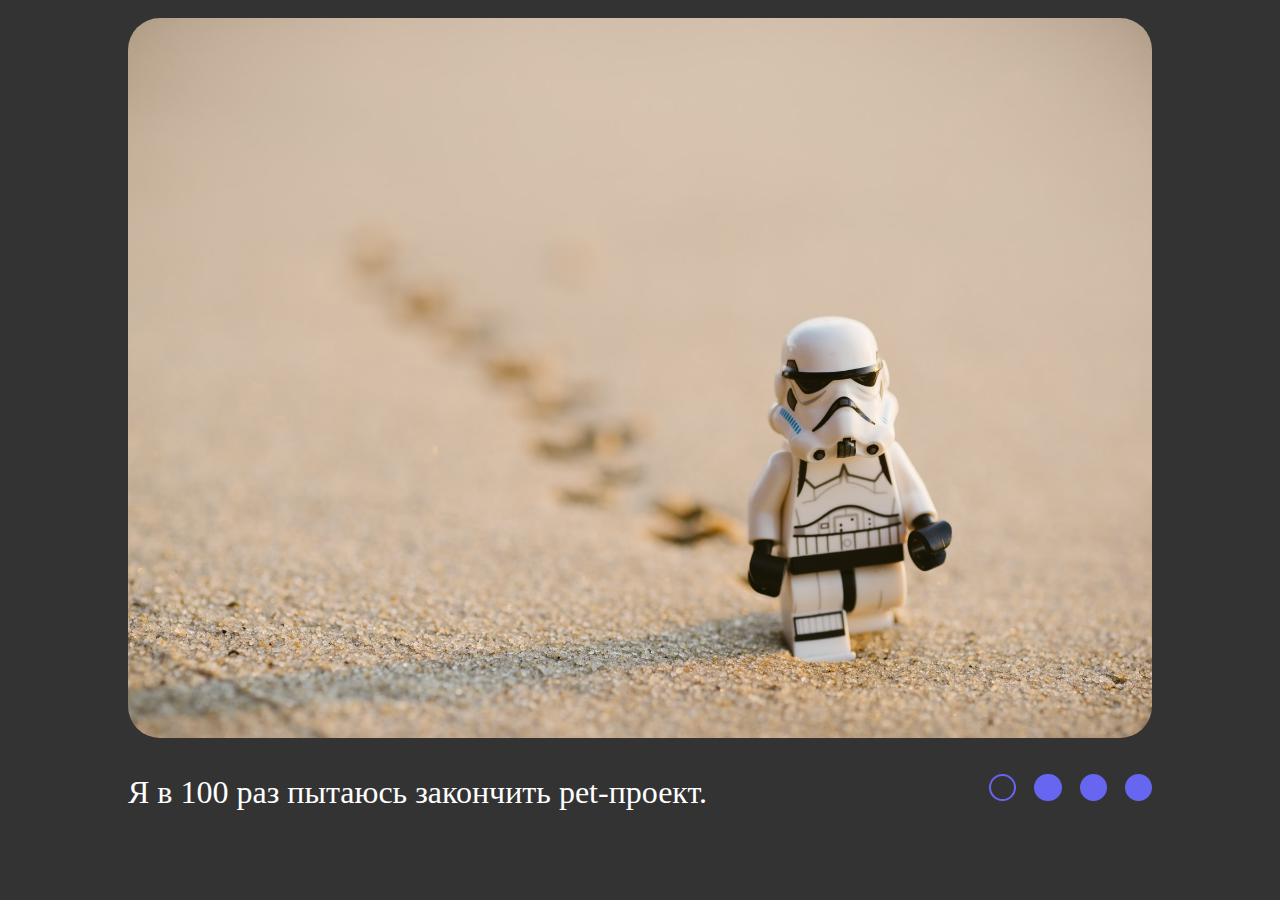
<file: index.html>
<!DOCTYPE html>
<html lang="en">
  <head>
    <meta charset="UTF-8" />
    <meta http-equiv="X-UA-Compatible" content="IE=edge" />
    <meta name="viewport" content="width=device-width, initial-scale=1.0" />
    <title>cssMemSlider</title>
    <link rel="stylesheet" href="style.css" />
  </head>
  <body>
    <main class="slider">
      <input type="radio" name="slider" id="slide1" checked />
      <input type="radio" name="slider" id="slide2" />
      <input type="radio" name="slider" id="slide3" />
      <input type="radio" name="slider" id="slide4" />
      <div class="slides">
        <div class="slides__item slide1"></div>
        <div class="slides__item slide2"></div>
        <div class="slides__item slide3"></div>
        <div class="slides__item slide4"></div>
      </div>
      <div class="phrases">
        <div class="phrases__item phrase1">Я в 100 раз пытаюсь закончить pet-проект.</div>
        <div class="phrases__item phrase2">
          Думаю о том, как стать программистом за одну ночь.
        </div>
        <div class="phrases__item phrase3">
          Узбагойся. Ненайденный баг ещё не баг.
        </div>
        <div class="phrases__item phrase4">
          Все стадии работы над проектом.
        </div>
      </div>
      <div class="controls">
        <label for="slide1"></label>
        <label for="slide2"></label>
        <label for="slide3"></label>
        <label for="slide4"></label>
      </div>
    </main>
  </body>
</html>
</file>
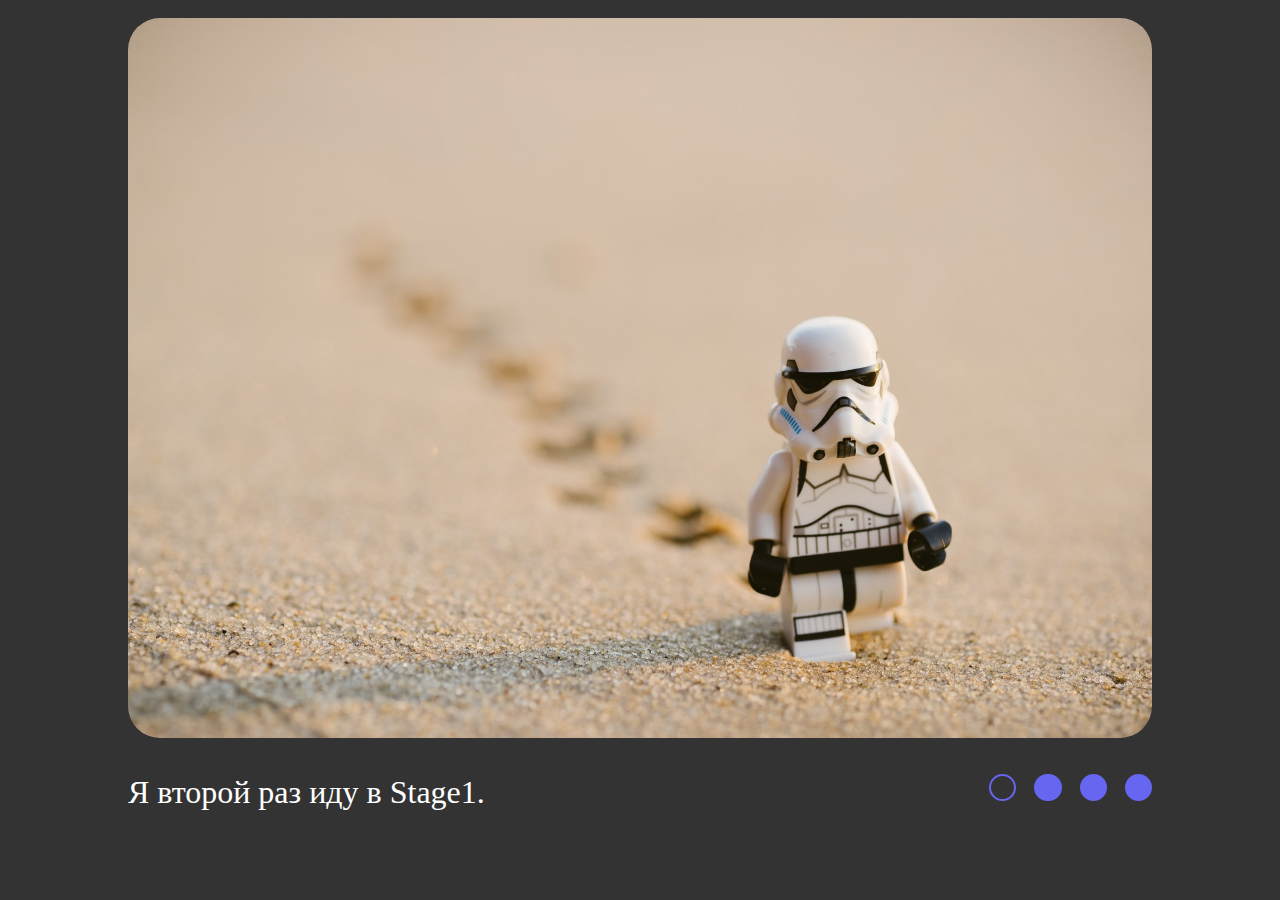
<file: cssMemSlider/index.html>
<!DOCTYPE html>
<html lang="en">
  <head>
    <meta charset="UTF-8" />
    <meta http-equiv="X-UA-Compatible" content="IE=edge" />
    <meta name="viewport" content="width=device-width, initial-scale=1.0" />
    <title>cssMemSlider</title>
    <link rel="stylesheet" href="style.css" />
  </head>
  <body>
    <main class="slider">
      <input type="radio" name="slider" id="slide1" checked />
      <input type="radio" name="slider" id="slide2" />
      <input type="radio" name="slider" id="slide3" />
      <input type="radio" name="slider" id="slide4" />
      <div class="slides">
        <div class="slides__item slide1"></div>
        <div class="slides__item slide2"></div>
        <div class="slides__item slide3"></div>
        <div class="slides__item slide4"></div>
      </div>
      <div class="phrases">
        <div class="phrases__item phrase1">Я второй раз иду в Stage1.</div>
        <div class="phrases__item phrase2">
          Думаю о том, как стать программистом за одну ночь.
        </div>
        <div class="phrases__item phrase3">
          Узбагойся. Сначала 4-ый проверяющий - потом паника.
        </div>
        <div class="phrases__item phrase4">
          Все стадии работы над проектом cssMemSlider.
        </div>
      </div>
      <div class="controls">
        <label for="slide1"></label>
        <label for="slide2"></label>
        <label for="slide3"></label>
        <label for="slide4"></label>
      </div>
    </main>
  </body>
</html>
</file>
<file: style.css>
* {
  box-sizing: border-box;
  padding: 0;
  margin: 0;
}

body {
  background-color: rgb(52, 51, 51);
}

.slider {
  height: 80vh;
  width: 80vw;
  margin: 2vh auto 0;
  display: grid;
  grid-template-columns: auto 15rem;
  row-gap: 4vh;
  grid-template-areas:
    'slides slides'
    'phrases controls';
}

.slider > input {
  display: none;
}

.slides {
  height: inherit;
  width: inherit;
  grid-area: slides;
  display: flex;
}

.slides__item {
  height: inherit;
  width: 0;
  display: inline-block;
  background-size: 100% 100%;
  background-repeat: no-repeat;
  transition: width ease-in-out 0.8s;
  border-radius: 2rem;
}

.slide1 {
  background-image: url('assets/daniel-k-cheung-cPF2nlWcMY4-unsplash.jpg');
}
.slide2 {
  background-image: url('assets/juan-rumimpunu-nLXOatvTaLo-unsplash.jpg');
}
.slide3 {
  background-image: url('assets/michelle-phillips-AVRxWIsK9Jk-unsplash.jpg');
}
.slide4 {
  background-image: url('assets/tengyart-DoqtEEn8SOo-unsplash.jpg');
}

.phrases {
  grid-area: phrases;
  font-size: 2rem;
  display: flex;
  max-height: 5rem;
  color: white;
}

.phrases__item {
  display: inline-block;
  width: 0;
  overflow-x: hidden;
  opacity: 0;
  transition: opacity ease-in-out 1s;
}

.controls {
  grid-area: controls;
  display: flex;
  justify-content: flex-end;
  column-gap: 2vh;
}

label {
  cursor: pointer;
  display: inline-block;
  height: 1.7rem;
  width: 1.7rem;
  border: 2px solid rgb(102, 102, 241);
  border-radius: 50%;
  background-color: rgb(102, 102, 241);
}

label:hover {
  background-color: white;
  border: 2px solid white;
}

#slide1:checked ~ .controls label[for='slide1'],
#slide2:checked ~ .controls label[for='slide2'],
#slide3:checked ~ .controls label[for='slide3'],
#slide4:checked ~ .controls label[for='slide4'] {
  background-color: inherit;
}

#slide1:checked ~ .slides > .slide1,
#slide2:checked ~ .slides > .slide2,
#slide3:checked ~ .slides > .slide3,
#slide4:checked ~ .slides > .slide4 {
  width: inherit;
}

#slide1:checked ~ .phrases > .phrase1,
#slide2:checked ~ .phrases > .phrase2,
#slide3:checked ~ .phrases > .phrase3,
#slide4:checked ~ .phrases > .phrase4 {
  width: inherit;
  overflow-x: visible;
  opacity: 1;
}

@media screen and (max-width: 768px) {
  .slider {
    height: 90vw;
    row-gap: 2vh;
    grid-template-columns: 1fr;
    grid-template-areas:
      'slides'
      'controls'
      'phrases';
  }
  .phrases {
    font-size: 1.5rem;
  }
  .controls {
    justify-content: center;
  }
}
</file>
<file: cssMemSlider/style.css>
* {
  box-sizing: border-box;
  padding: 0;
  margin: 0;
}

body {
  background-color: rgb(52, 51, 51);
}

.slider {
  height: 80vh;
  width: 80vw;
  margin: 2vh auto 0;
  display: grid;
  grid-template-columns: auto 15rem;
  row-gap: 4vh;
  grid-template-areas:
    'slides slides'
    'phrases controls';
}

.slider > input {
  display: none;
}

.slides {
  height: inherit;
  width: inherit;
  grid-area: slides;
  display: flex;
}

.slides__item {
  height: inherit;
  width: 0;
  display: inline-block;
  background-size: 100% 100%;
  background-repeat: no-repeat;
  transition: width ease-in-out 0.8s;
  border-radius: 2rem;
}

.slide1 {
  background-image: url('assets/daniel-k-cheung-cPF2nlWcMY4-unsplash.jpg');
}
.slide2 {
  background-image: url('assets/juan-rumimpunu-nLXOatvTaLo-unsplash.jpg');
}
.slide3 {
  background-image: url('assets/michelle-phillips-AVRxWIsK9Jk-unsplash.jpg');
}
.slide4 {
  background-image: url('assets/tengyart-DoqtEEn8SOo-unsplash.jpg');
}

.phrases {
  grid-area: phrases;
  font-size: 2rem;
  display: flex;
  max-height: 5rem;
  color: white;
}

.phrases__item {
  display: inline-block;
  width: 0;
  overflow-x: hidden;
  opacity: 0;
  transition: opacity ease-in-out 1s;
}

.controls {
  grid-area: controls;
  display: flex;
  justify-content: flex-end;
  column-gap: 2vh;
}

label {
  cursor: pointer;
  display: inline-block;
  height: 1.7rem;
  width: 1.7rem;
  border: 2px solid rgb(102, 102, 241);
  border-radius: 50%;
  background-color: rgb(102, 102, 241);
}

label:hover {
  background-color: white;
  border: 2px solid white;
}

#slide1:checked ~ .controls label[for='slide1'],
#slide2:checked ~ .controls label[for='slide2'],
#slide3:checked ~ .controls label[for='slide3'],
#slide4:checked ~ .controls label[for='slide4'] {
  background-color: inherit;
}

#slide1:checked ~ .slides > .slide1,
#slide2:checked ~ .slides > .slide2,
#slide3:checked ~ .slides > .slide3,
#slide4:checked ~ .slides > .slide4 {
  width: inherit;
}

#slide1:checked ~ .phrases > .phrase1,
#slide2:checked ~ .phrases > .phrase2,
#slide3:checked ~ .phrases > .phrase3,
#slide4:checked ~ .phrases > .phrase4 {
  width: inherit;
  overflow-x: visible;
  opacity: 1;
}

@media screen and (max-width: 768px) {
  .slider {
    height: 90vw;
    row-gap: 2vh;
    grid-template-columns: 1fr;
    grid-template-areas:
      'slides'
      'controls'
      'phrases';
  }
  .phrases {
    font-size: 1.5rem;
  }
  .controls {
    justify-content: center;
  }
}
</file>
